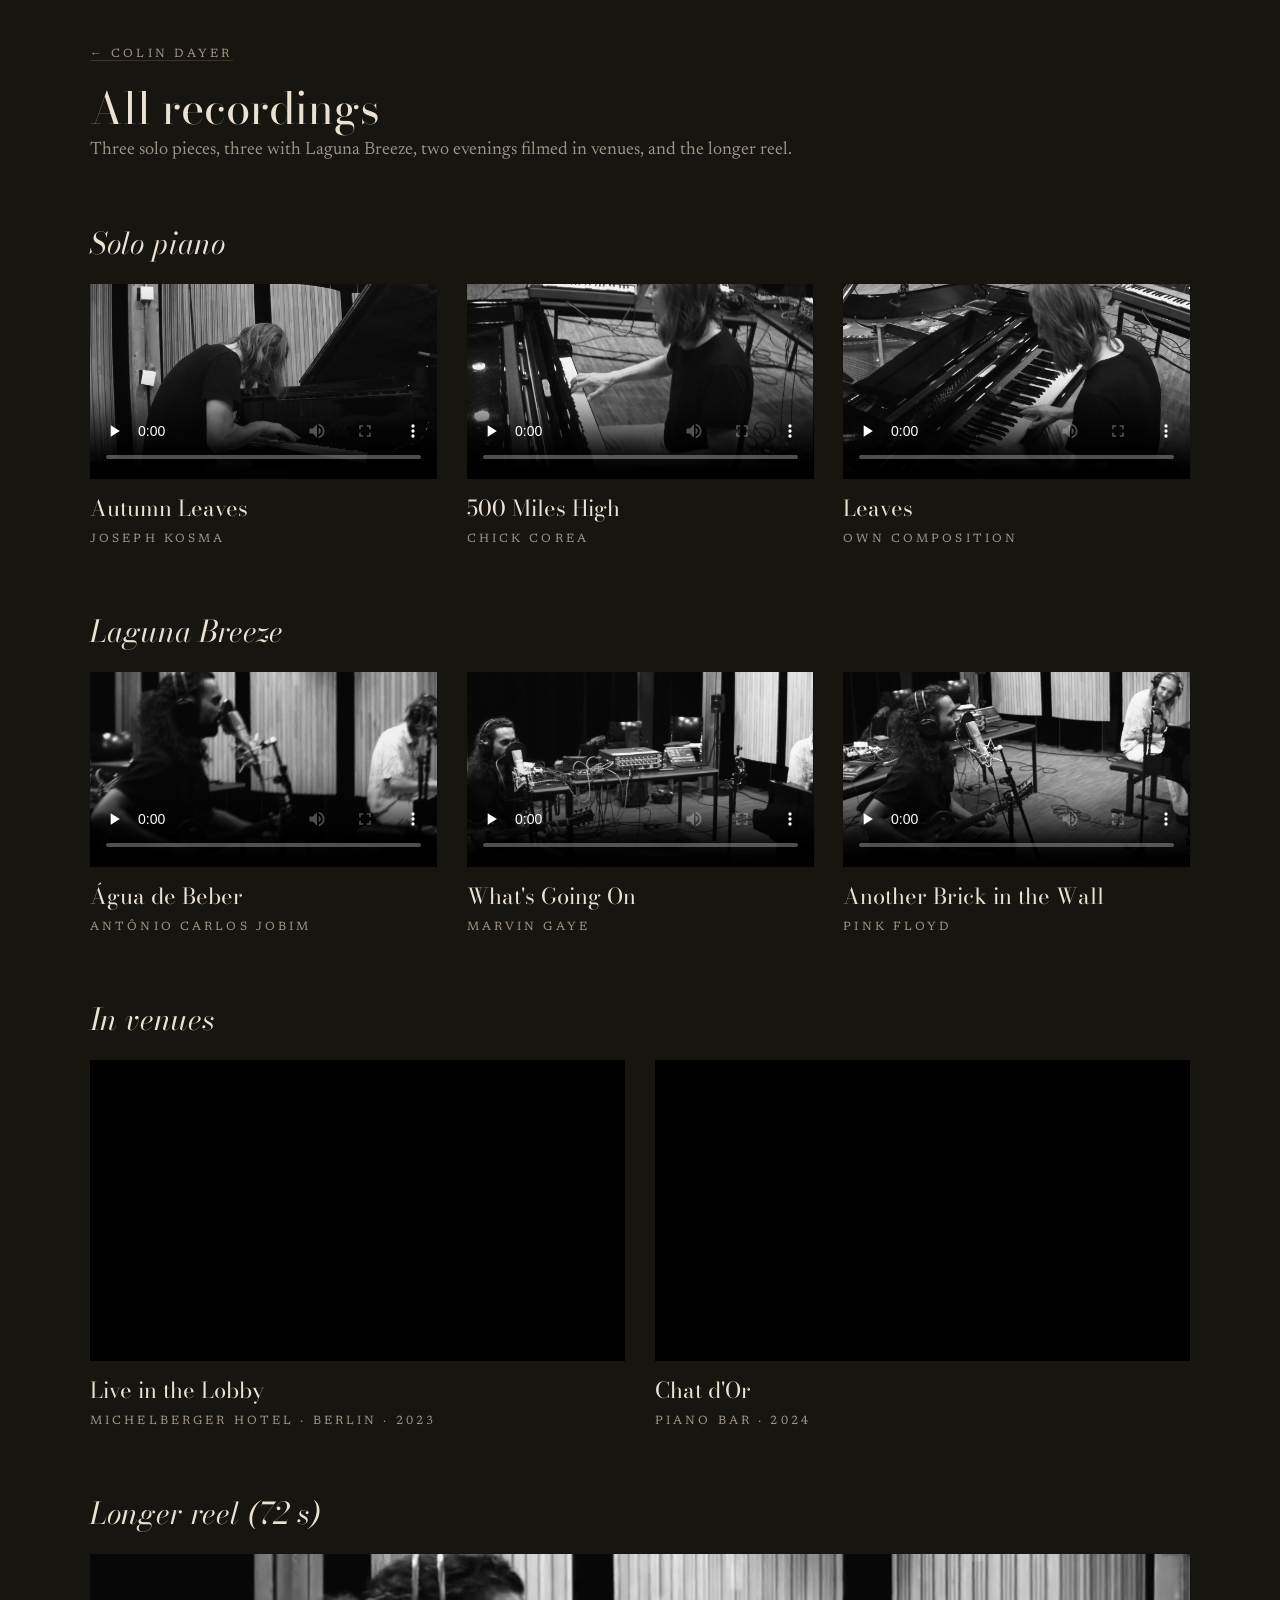
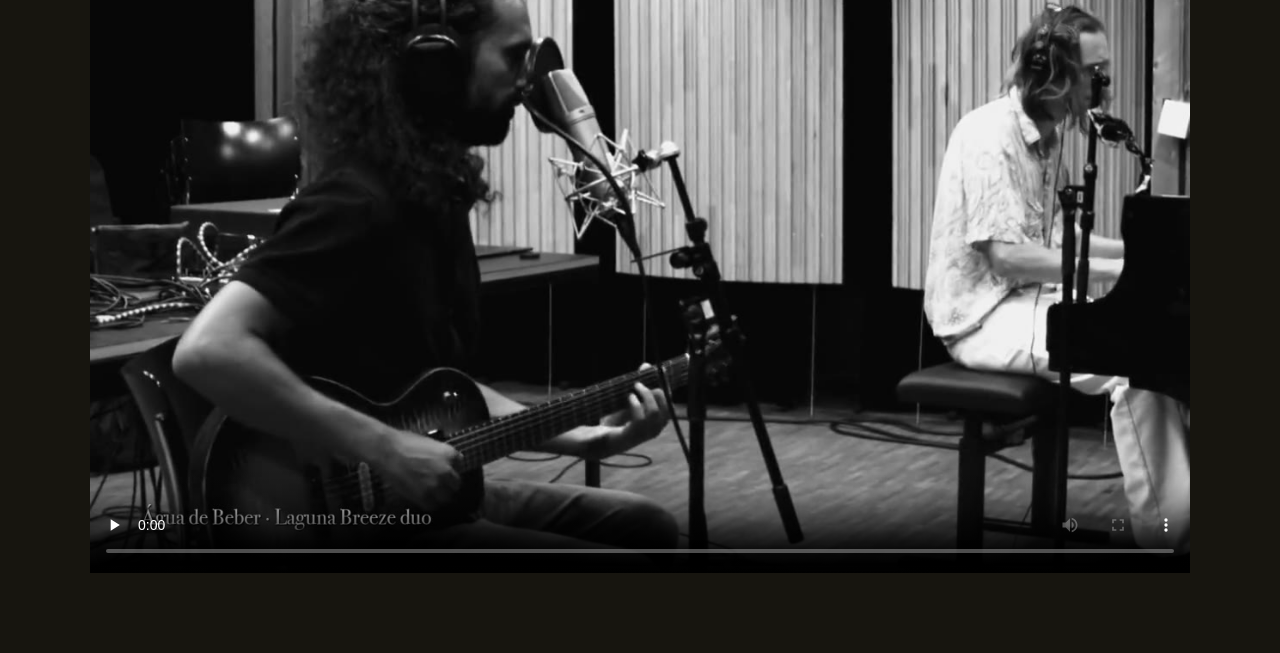
<file: live/more/index.html>
<!doctype html><html lang="en"><head><meta charset="utf-8"><meta name="viewport" content="width=device-width, initial-scale=1"><title>All recordings</title><meta name="robots" content="noindex">
<link href="https://fonts.googleapis.com/css2?family=Bodoni+Moda:ital,opsz,wght@0,6..96,400;1,6..96,400&family=Newsreader:opsz,wght@6..72,400;6..72,500&display=swap" rel="stylesheet">
<style>:root{--paper:#17150f;--ink:#e9e2d2;--dim:#9d9483;--line:#3a3429;--accent:#b08d57}*{box-sizing:border-box;margin:0;padding:0}body{background:var(--paper);color:var(--ink);font:400 18px/1.5 Newsreader,Georgia,serif;padding:40px 18px 80px}.page{max-width:1100px;margin:0 auto}h1{font:400 44px/1.05 "Bodoni Moda",serif;margin:18px 0 6px}p.lead{color:var(--dim);margin-bottom:36px}a{color:inherit;border-bottom:1px solid var(--line);text-decoration:none}a:hover{border-color:var(--accent)}.caps{font-size:12px;letter-spacing:.26em;text-transform:uppercase;color:var(--dim)}.g{display:grid;grid-template-columns:repeat(auto-fit,minmax(300px,1fr));gap:30px}video,iframe{width:100%;aspect-ratio:16/9;display:block;background:#000;border:0}h3{font:400 22px "Bodoni Moda",serif;margin-top:12px}h2{font:italic 400 30px "Bodoni Moda",serif;margin:56px 0 18px}</style></head>
<body><div class="page"><a class="caps" href="../">← Colin Dayer</a><h1>All recordings</h1><p class="lead">Three solo pieces, three with Laguna Breeze, two evenings filmed in venues, and the longer reel.</p>
<h2>Solo piano</h2><div class="g">
<div><video controls preload="none" playsinline src="../media/autumn-leaves.mp4?v=3" poster="../media/autumn-leaves.jpg?v=3"></video><h3>Autumn Leaves</h3><span class="caps">Joseph Kosma</span></div>
<div><video controls preload="none" playsinline src="../media/500-miles-high.mp4?v=3" poster="../media/500-miles-high.jpg?v=3"></video><h3>500 Miles High</h3><span class="caps">Chick Corea</span></div>
<div><video controls preload="none" playsinline src="../media/leaves.mp4?v=3" poster="../media/leaves.jpg?v=3"></video><h3>Leaves</h3><span class="caps">Own composition</span></div></div>
<h2>Laguna Breeze</h2><div class="g">
<div><video controls preload="none" playsinline src="../media/agua-de-beber.mp4?v=3" poster="../media/agua-de-beber.jpg?v=3"></video><h3>Água de Beber</h3><span class="caps">Antônio Carlos Jobim</span></div>
<div><video controls preload="none" playsinline src="../media/whats-going-on.mp4?v=3" poster="../media/whats-going-on.jpg?v=3"></video><h3>What's Going On</h3><span class="caps">Marvin Gaye</span></div>
<div><video controls preload="none" playsinline src="../media/the-wall.mp4?v=3" poster="../media/the-wall.jpg?v=3"></video><h3>Another Brick in the Wall</h3><span class="caps">Pink Floyd</span></div></div>
<h2>In venues</h2><div class="g">
<div><iframe src="https://www.youtube.com/embed/vUCsnB3HBtA" loading="lazy" allowfullscreen></iframe><h3>Live in the Lobby</h3><span class="caps">Michelberger Hotel · Berlin · 2023</span></div>
<div><iframe src="https://www.youtube.com/embed/y7jfkttqpyw" loading="lazy" allowfullscreen></iframe><h3>Chat d'Or</h3><span class="caps">Piano bar · 2024</span></div></div>
<h2>Longer reel (72 s)</h2><div class="g"><div><video controls preload="none" playsinline src="../media/reel.mp4?v=3" poster="../media/reel.jpg?v=3"></video></div></div>
</div></body></html>
</file>
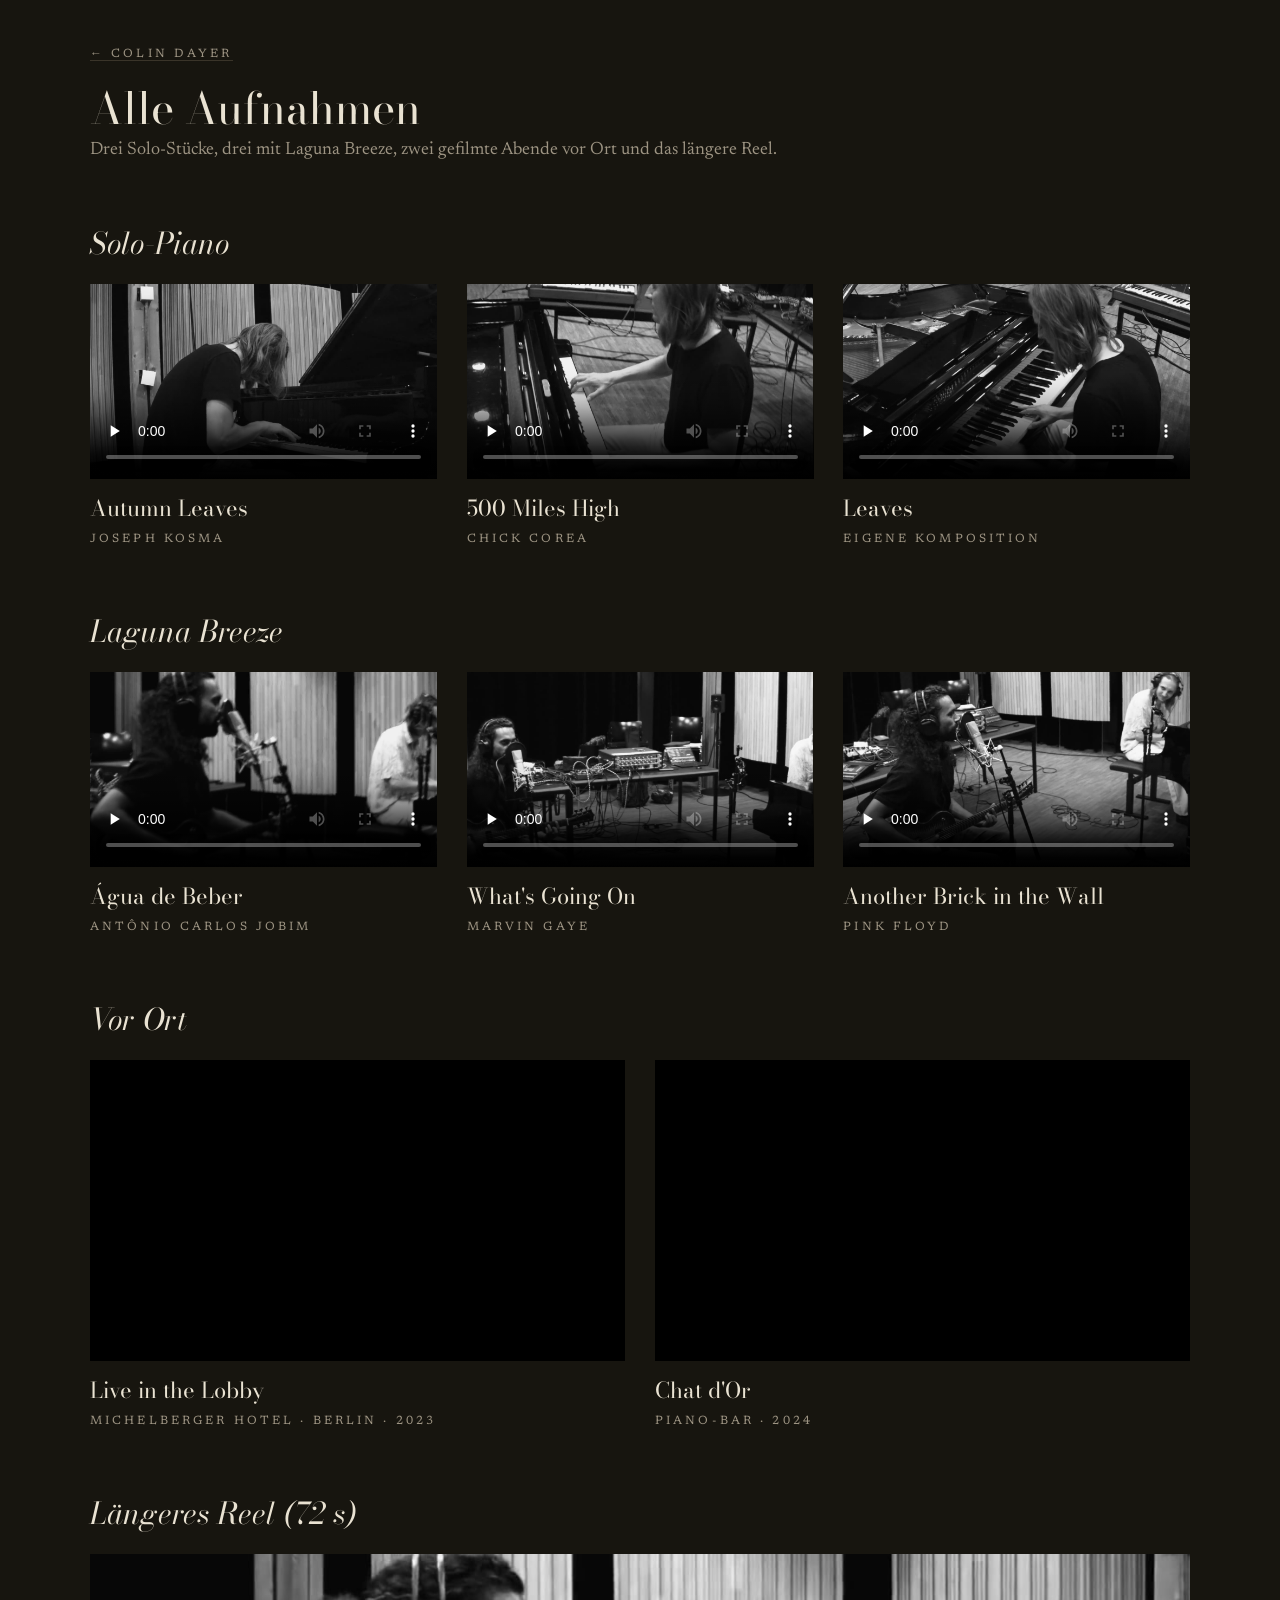
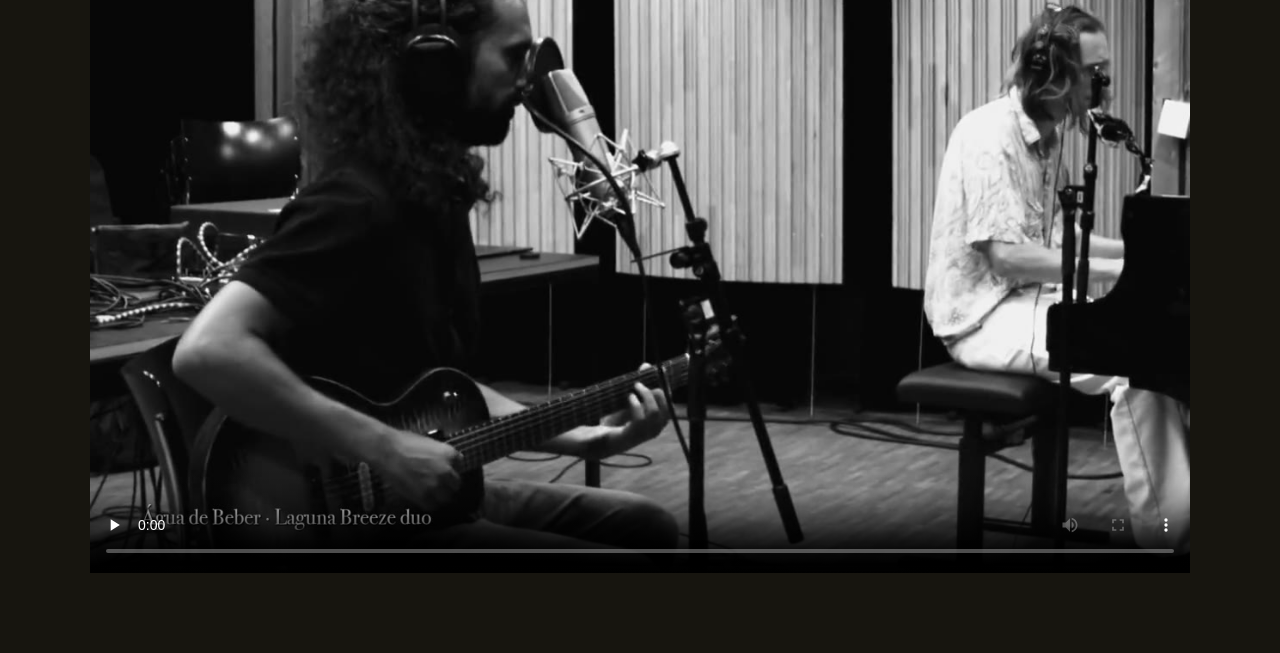
<file: live/de/more/index.html>
<!doctype html><html lang="de"><head><meta charset="utf-8"><meta name="viewport" content="width=device-width, initial-scale=1"><title>Alle Aufnahmen</title><meta name="robots" content="noindex">
<link href="https://fonts.googleapis.com/css2?family=Bodoni+Moda:ital,opsz,wght@0,6..96,400;1,6..96,400&family=Newsreader:opsz,wght@6..72,400;6..72,500&display=swap" rel="stylesheet">
<style>:root{--paper:#17150f;--ink:#e9e2d2;--dim:#9d9483;--line:#3a3429;--accent:#b08d57}*{box-sizing:border-box;margin:0;padding:0}body{background:var(--paper);color:var(--ink);font:400 18px/1.5 Newsreader,Georgia,serif;padding:40px 18px 80px}.page{max-width:1100px;margin:0 auto}h1{font:400 44px/1.05 "Bodoni Moda",serif;margin:18px 0 6px}p.lead{color:var(--dim);margin-bottom:36px}a{color:inherit;border-bottom:1px solid var(--line);text-decoration:none}a:hover{border-color:var(--accent)}.caps{font-size:12px;letter-spacing:.26em;text-transform:uppercase;color:var(--dim)}.g{display:grid;grid-template-columns:repeat(auto-fit,minmax(300px,1fr));gap:30px}video,iframe{width:100%;aspect-ratio:16/9;display:block;background:#000;border:0}h3{font:400 22px "Bodoni Moda",serif;margin-top:12px}h2{font:italic 400 30px "Bodoni Moda",serif;margin:56px 0 18px}</style></head>
<body><div class="page"><a class="caps" href="../">← Colin Dayer</a><h1>Alle Aufnahmen</h1><p class="lead">Drei Solo-Stücke, drei mit Laguna Breeze, zwei gefilmte Abende vor Ort und das längere Reel.</p>
<h2>Solo-Piano</h2><div class="g">
<div><video controls preload="none" playsinline src="../../media/autumn-leaves.mp4?v=3" poster="../../media/autumn-leaves.jpg?v=3"></video><h3>Autumn Leaves</h3><span class="caps">Joseph Kosma</span></div>
<div><video controls preload="none" playsinline src="../../media/500-miles-high.mp4?v=3" poster="../../media/500-miles-high.jpg?v=3"></video><h3>500 Miles High</h3><span class="caps">Chick Corea</span></div>
<div><video controls preload="none" playsinline src="../../media/leaves.mp4?v=3" poster="../../media/leaves.jpg?v=3"></video><h3>Leaves</h3><span class="caps">Eigene Komposition</span></div></div>
<h2>Laguna Breeze</h2><div class="g">
<div><video controls preload="none" playsinline src="../../media/agua-de-beber.mp4?v=3" poster="../../media/agua-de-beber.jpg?v=3"></video><h3>Água de Beber</h3><span class="caps">Antônio Carlos Jobim</span></div>
<div><video controls preload="none" playsinline src="../../media/whats-going-on.mp4?v=3" poster="../../media/whats-going-on.jpg?v=3"></video><h3>What's Going On</h3><span class="caps">Marvin Gaye</span></div>
<div><video controls preload="none" playsinline src="../../media/the-wall.mp4?v=3" poster="../../media/the-wall.jpg?v=3"></video><h3>Another Brick in the Wall</h3><span class="caps">Pink Floyd</span></div></div>
<h2>Vor Ort</h2><div class="g">
<div><iframe src="https://www.youtube.com/embed/vUCsnB3HBtA" loading="lazy" allowfullscreen></iframe><h3>Live in the Lobby</h3><span class="caps">Michelberger Hotel · Berlin · 2023</span></div>
<div><iframe src="https://www.youtube.com/embed/y7jfkttqpyw" loading="lazy" allowfullscreen></iframe><h3>Chat d'Or</h3><span class="caps">Piano-Bar · 2024</span></div></div>
<h2>Längeres Reel (72 s)</h2><div class="g"><div><video controls preload="none" playsinline src="../../media/reel.mp4?v=3" poster="../../media/reel.jpg?v=3"></video></div></div>
</div></body></html>
</file>
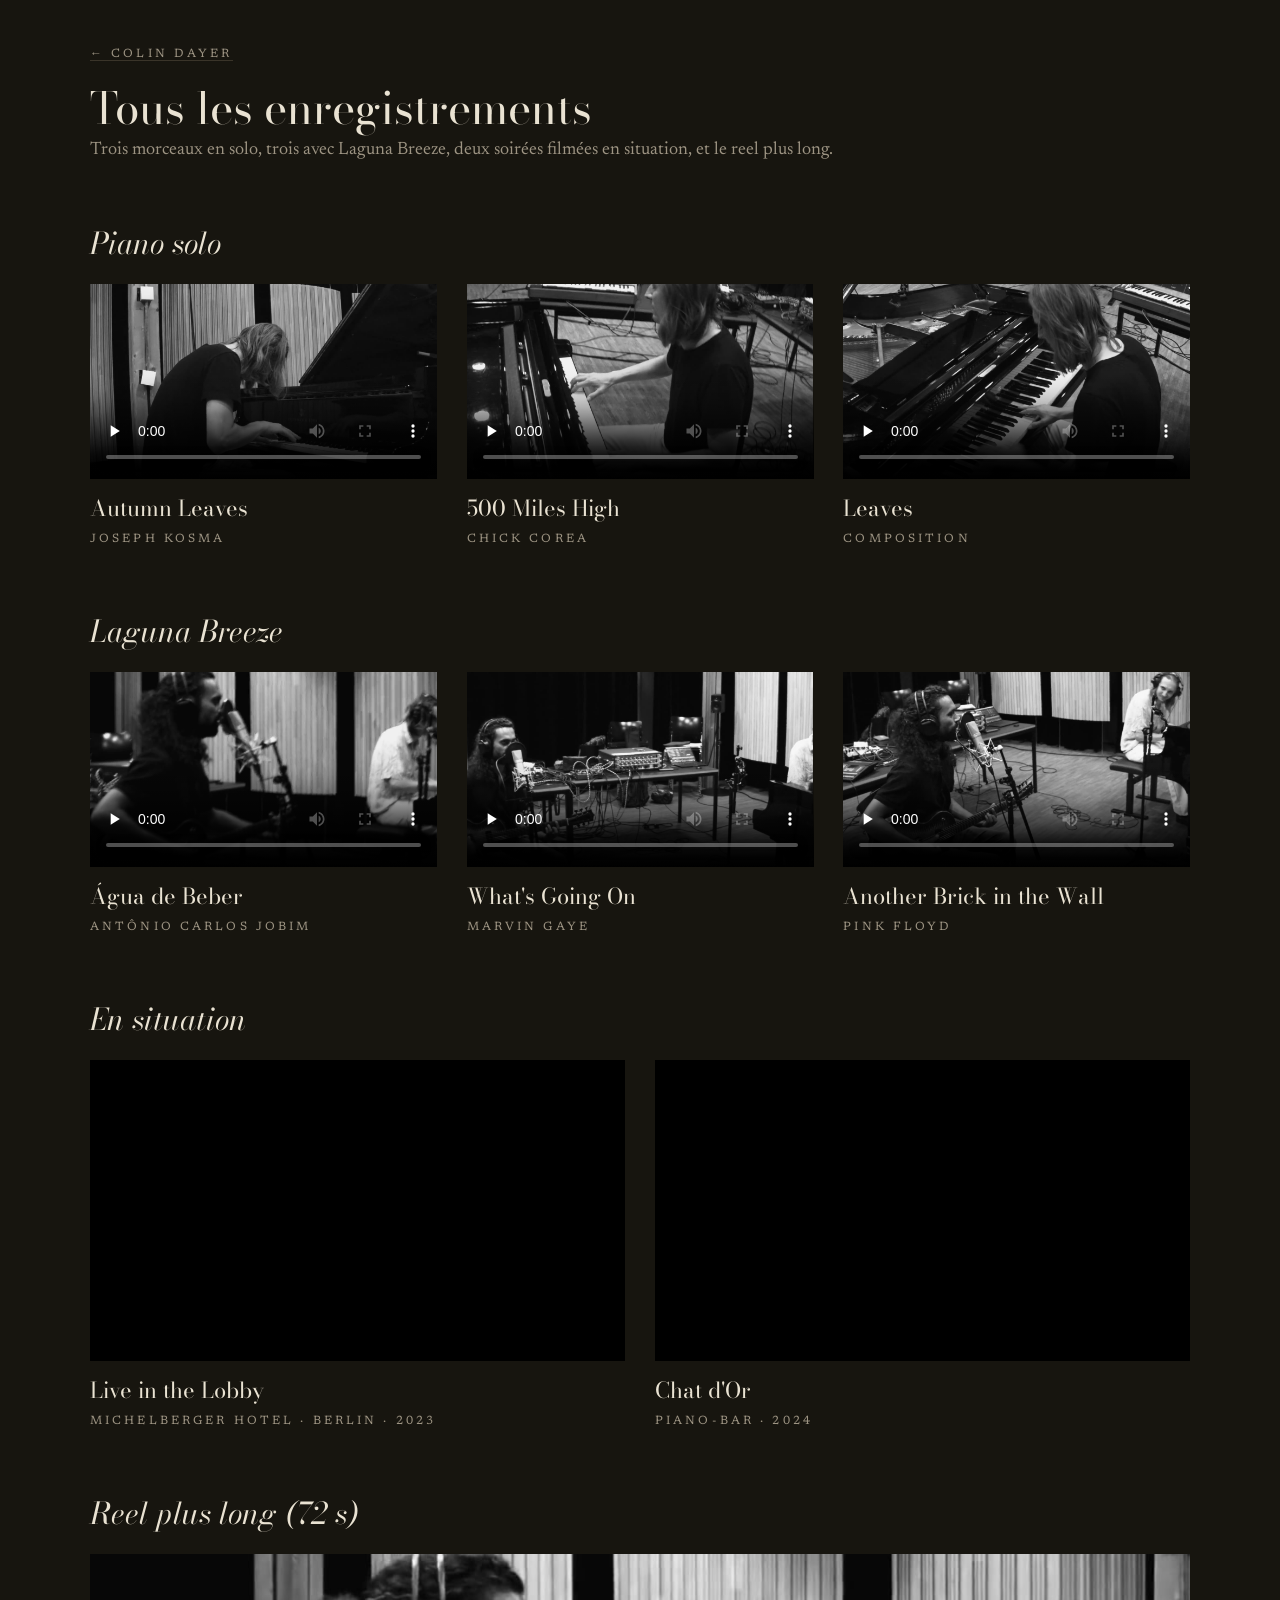
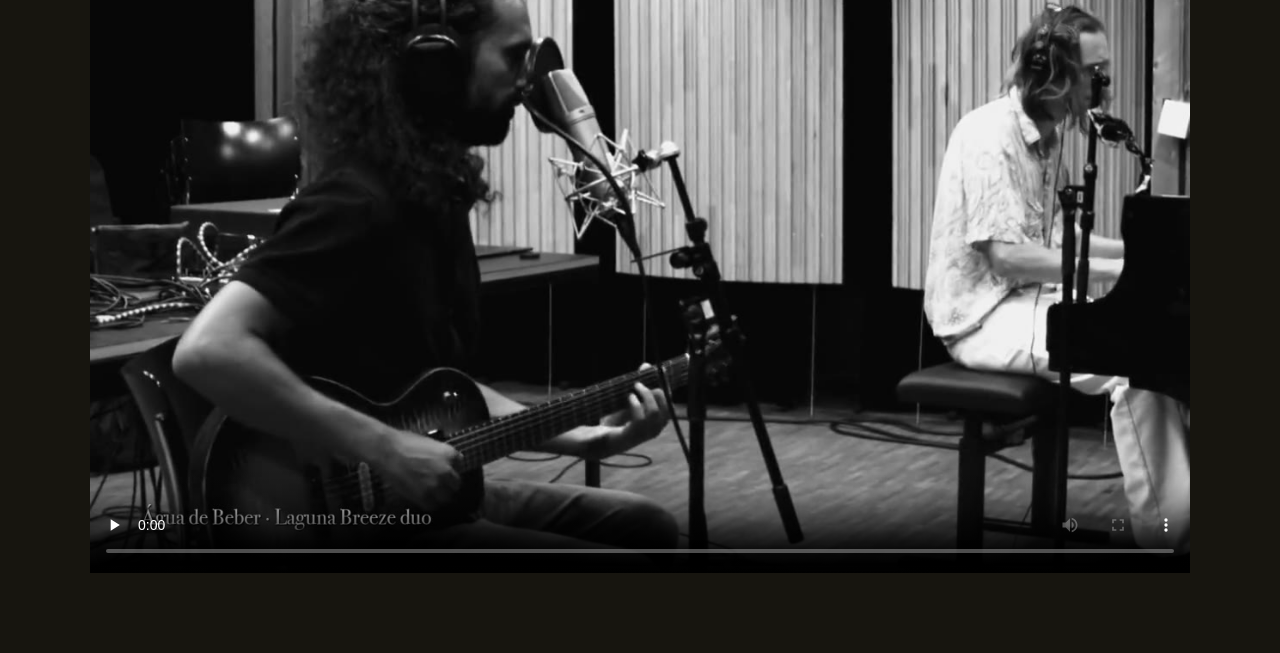
<file: live/fr/more/index.html>
<!doctype html><html lang="fr"><head><meta charset="utf-8"><meta name="viewport" content="width=device-width, initial-scale=1"><title>Tous les enregistrements</title><meta name="robots" content="noindex">
<link href="https://fonts.googleapis.com/css2?family=Bodoni+Moda:ital,opsz,wght@0,6..96,400;1,6..96,400&family=Newsreader:opsz,wght@6..72,400;6..72,500&display=swap" rel="stylesheet">
<style>:root{--paper:#17150f;--ink:#e9e2d2;--dim:#9d9483;--line:#3a3429;--accent:#b08d57}*{box-sizing:border-box;margin:0;padding:0}body{background:var(--paper);color:var(--ink);font:400 18px/1.5 Newsreader,Georgia,serif;padding:40px 18px 80px}.page{max-width:1100px;margin:0 auto}h1{font:400 44px/1.05 "Bodoni Moda",serif;margin:18px 0 6px}p.lead{color:var(--dim);margin-bottom:36px}a{color:inherit;border-bottom:1px solid var(--line);text-decoration:none}a:hover{border-color:var(--accent)}.caps{font-size:12px;letter-spacing:.26em;text-transform:uppercase;color:var(--dim)}.g{display:grid;grid-template-columns:repeat(auto-fit,minmax(300px,1fr));gap:30px}video,iframe{width:100%;aspect-ratio:16/9;display:block;background:#000;border:0}h3{font:400 22px "Bodoni Moda",serif;margin-top:12px}h2{font:italic 400 30px "Bodoni Moda",serif;margin:56px 0 18px}</style></head>
<body><div class="page"><a class="caps" href="../">← Colin Dayer</a><h1>Tous les enregistrements</h1><p class="lead">Trois morceaux en solo, trois avec Laguna Breeze, deux soirées filmées en situation, et le reel plus long.</p>
<h2>Piano solo</h2><div class="g">
<div><video controls preload="none" playsinline src="../../media/autumn-leaves.mp4?v=3" poster="../../media/autumn-leaves.jpg?v=3"></video><h3>Autumn Leaves</h3><span class="caps">Joseph Kosma</span></div>
<div><video controls preload="none" playsinline src="../../media/500-miles-high.mp4?v=3" poster="../../media/500-miles-high.jpg?v=3"></video><h3>500 Miles High</h3><span class="caps">Chick Corea</span></div>
<div><video controls preload="none" playsinline src="../../media/leaves.mp4?v=3" poster="../../media/leaves.jpg?v=3"></video><h3>Leaves</h3><span class="caps">Composition</span></div></div>
<h2>Laguna Breeze</h2><div class="g">
<div><video controls preload="none" playsinline src="../../media/agua-de-beber.mp4?v=3" poster="../../media/agua-de-beber.jpg?v=3"></video><h3>Água de Beber</h3><span class="caps">Antônio Carlos Jobim</span></div>
<div><video controls preload="none" playsinline src="../../media/whats-going-on.mp4?v=3" poster="../../media/whats-going-on.jpg?v=3"></video><h3>What's Going On</h3><span class="caps">Marvin Gaye</span></div>
<div><video controls preload="none" playsinline src="../../media/the-wall.mp4?v=3" poster="../../media/the-wall.jpg?v=3"></video><h3>Another Brick in the Wall</h3><span class="caps">Pink Floyd</span></div></div>
<h2>En situation</h2><div class="g">
<div><iframe src="https://www.youtube.com/embed/vUCsnB3HBtA" loading="lazy" allowfullscreen></iframe><h3>Live in the Lobby</h3><span class="caps">Michelberger Hotel · Berlin · 2023</span></div>
<div><iframe src="https://www.youtube.com/embed/y7jfkttqpyw" loading="lazy" allowfullscreen></iframe><h3>Chat d'Or</h3><span class="caps">Piano-bar · 2024</span></div></div>
<h2>Reel plus long (72 s)</h2><div class="g"><div><video controls preload="none" playsinline src="../../media/reel.mp4?v=3" poster="../../media/reel.jpg?v=3"></video></div></div>
</div></body></html>
</file>
